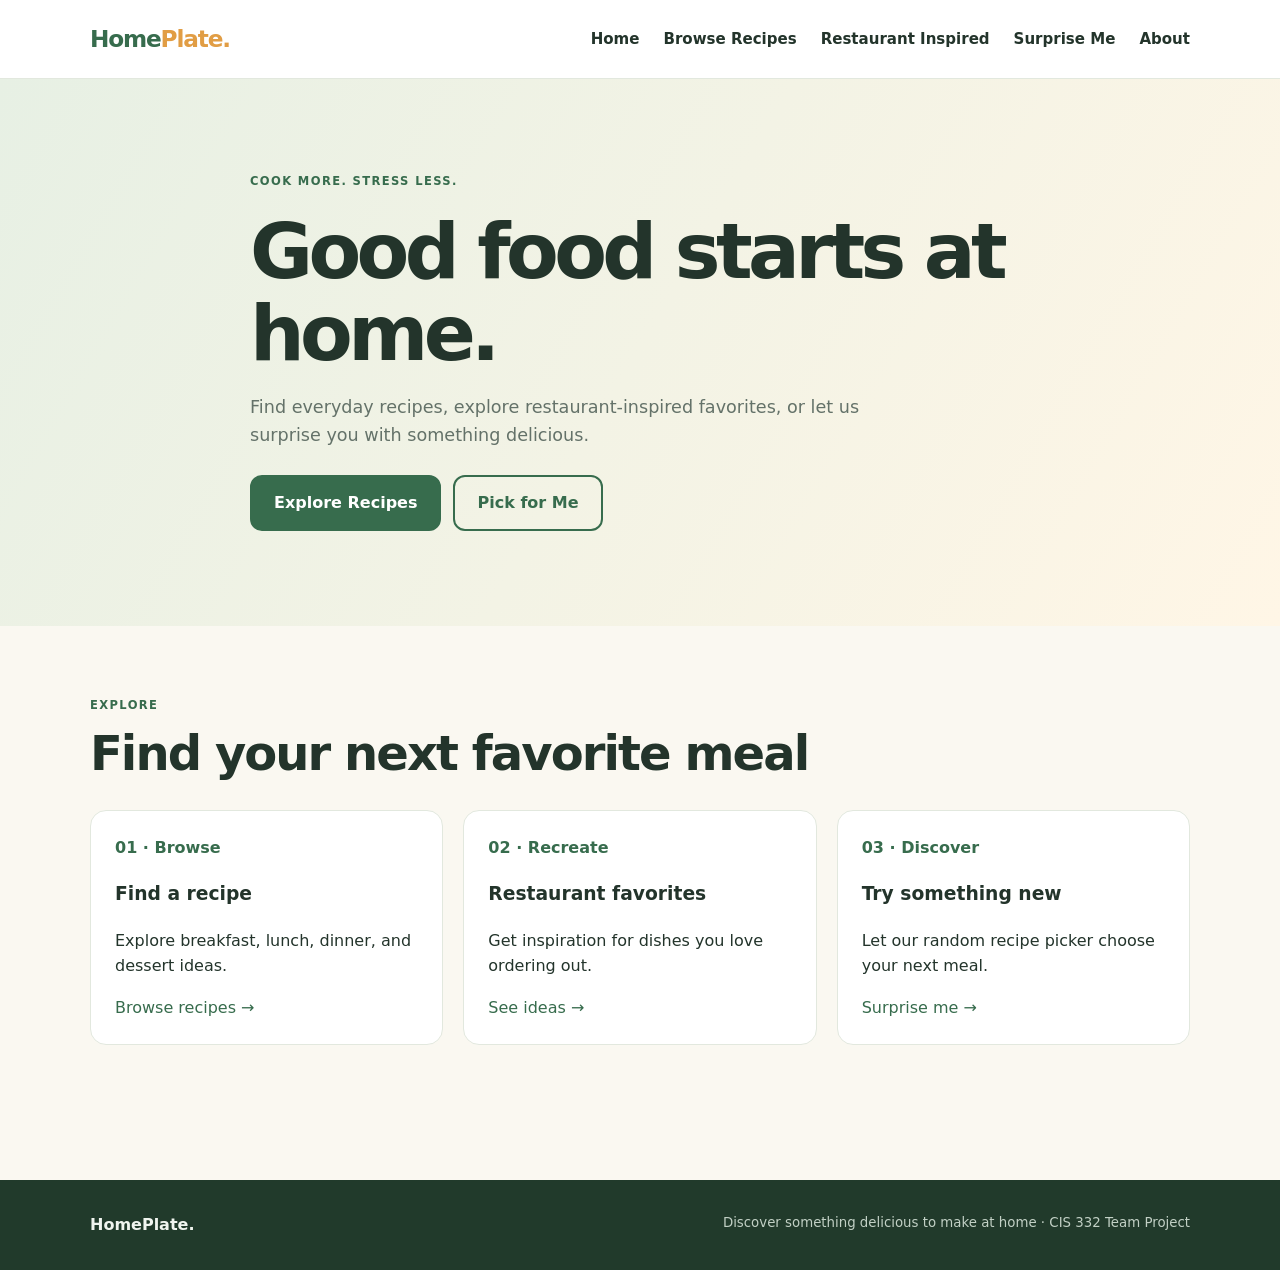
<file: index.html>
<!DOCTYPE html>
<html lang="en">

<head>
    <meta charset="UTF-8">
    <meta name="viewport" content="width=device-width, initial-scale=1">
    <meta name="description" content="HomePlate helps you discover easy homemade recipes and restaurant-inspired dishes.">

    <title>Home | HomePlate</title>

    <link rel="stylesheet" href="css/style.css">
</head>

<body>

    <!-- Header and Navigation -->
    <header class="site-header">
        <div class="container nav">

            <a class="logo" href="index.html">
                Home<span>Plate.</span>
            </a>

            <nav class="nav-links" aria-label="Main navigation">
                <a href="index.html">Home</a>
                <a href="pages/recipes.html">Browse Recipes</a>
                <a href="pages/restaurant.html">Restaurant Inspired</a>
                <a href="pages/random.html">Surprise Me</a>
                <a href="pages/about.html">About</a>
            </nav>

        </div>
    </header>

    <!-- Main Content -->
    <main>

        <!-- Hero Section -->
        <section class="hero">
            <div class="container hero-inner">

                <span class="eyebrow">
                    Cook more. Stress less.
                </span>

                <h1>Good food starts at home.</h1>

                <p>
                    Find everyday recipes, explore restaurant-inspired
                    favorites, or let us surprise you with something delicious.
                </p>

                <div class="actions">
                    <a class="button" href="pages/recipes.html">
                        Explore Recipes
                    </a>

                    <a class="button secondary" href="pages/random.html">
                        Pick for Me
                    </a>
                </div>

            </div>
        </section>

        <!-- Explore Section -->
        <section class="section">
            <div class="container">

                <div class="section-heading">
                    <span class="eyebrow">Explore</span>
                    <h2>Find your next favorite meal</h2>
                </div>

                <!-- Three Step Layout -->
                <div class="steps">

                    <!-- Step 1: Browse -->
                    <div class="step">
                        <strong>01 · Browse</strong>

                        <h3>Find a recipe</h3>

                        <p>
                            Explore breakfast, lunch, dinner,
                            and dessert ideas.
                        </p>

                        <a class="text-link" href="pages/recipes.html">
                            Browse recipes →
                        </a>
                    </div>

                    <!-- Step 2: Restaurant Favorites -->
                    <div class="step">
                        <strong>02 · Recreate</strong>

                        <h3>Restaurant favorites</h3>

                        <p>
                            Get inspiration for dishes you love
                            ordering out.
                        </p>

                        <a class="text-link" href="pages/restaurant.html">
                            See ideas →
                        </a>
                    </div>

                    <!-- Step 3: Random Recipe -->
                    <div class="step">
                        <strong>03 · Discover</strong>

                        <h3>Try something new</h3>

                        <p>
                            Let our random recipe picker choose
                            your next meal.
                        </p>

                        <a class="text-link" href="pages/random.html">
                            Surprise me →
                        </a>
                    </div>

                </div>
            </div>
        </section>

    </main>

    <!-- Footer -->
    <footer class="footer">
        <div class="container footer-inner">

            <strong>HomePlate.</strong>

            <small>
                Discover something delicious to make at home
                · CIS 332 Team Project
            </small>

        </div>
    </footer>

    <!-- JavaScript Files -->
    <script src="js/recipes.js"></script>
    <script src="js/main.js"></script>

</body>
</html>
</file>
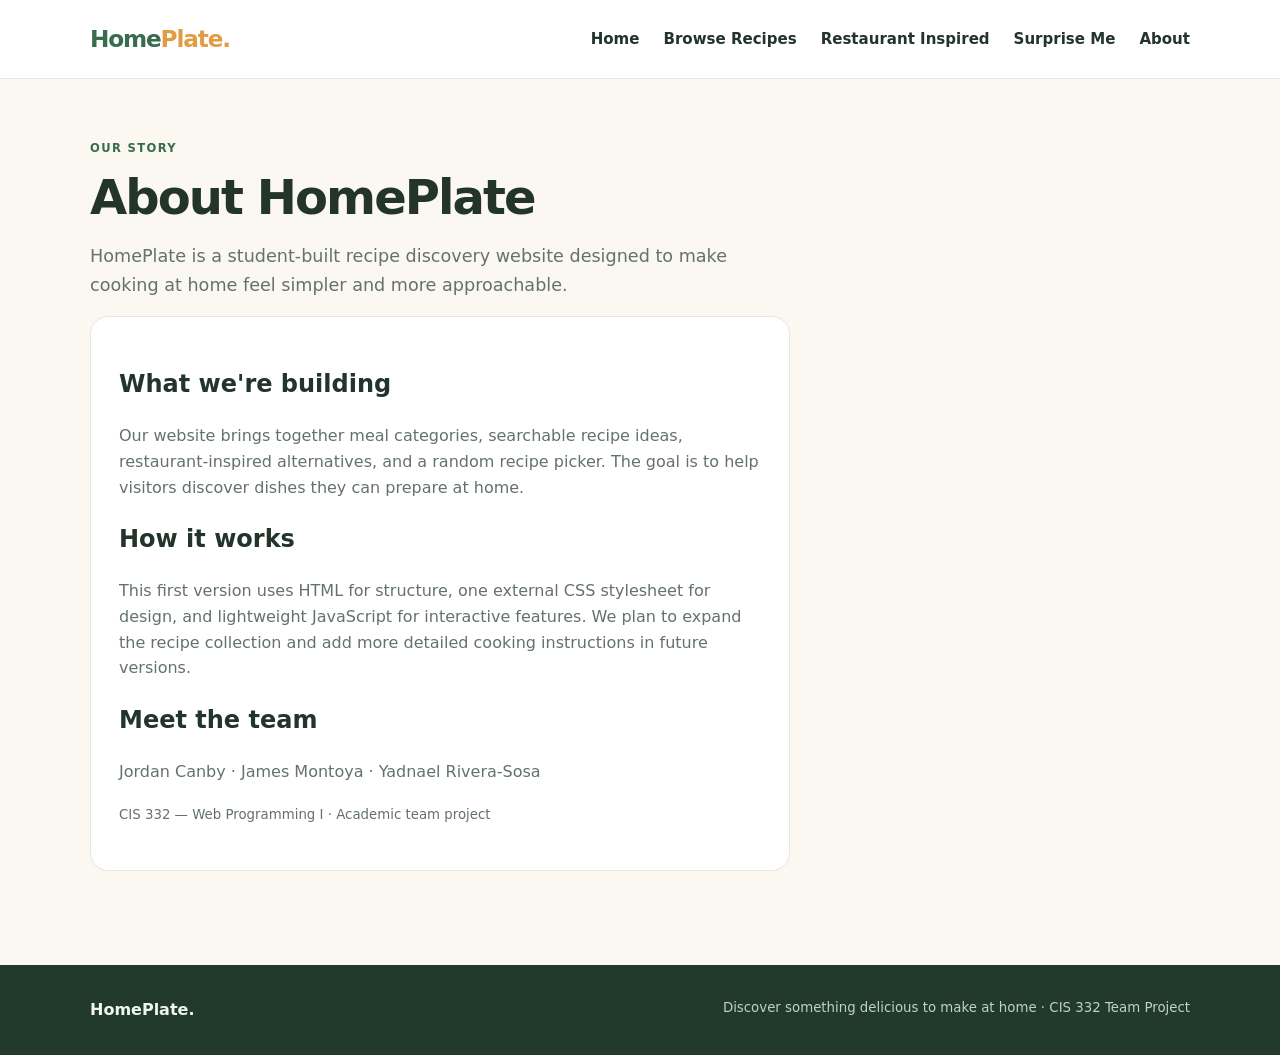
<file: pages/about.html>
<!DOCTYPE html><html lang="en"><head><meta charset="UTF-8"><meta name="viewport" content="width=device-width, initial-scale=1"><meta name="description" content="HomePlate helps you discover easy homemade recipes and restaurant-inspired dishes."><title>About | HomePlate</title><link rel="stylesheet" href="../css/style.css"></head><body><header class="site-header"><div class="container nav"><a class="logo" href="../index.html">Home<span>Plate.</span></a><nav class="nav-links" aria-label="Main navigation"><a href="../index.html">Home</a><a href="../pages/recipes.html">Browse Recipes</a><a href="../pages/restaurant.html">Restaurant Inspired</a><a href="../pages/random.html">Surprise Me</a><a href="../pages/about.html">About</a></nav></div></header><main><section class="page-head"><div class="container"><span class="eyebrow">Our story</span><h1 class="page-title">About HomePlate</h1><p class="intro">HomePlate is a student-built recipe discovery website designed to make cooking at home feel simpler and more approachable.</p><div class="feature"><h2>What we're building</h2><p>Our website brings together meal categories, searchable recipe ideas, restaurant-inspired alternatives, and a random recipe picker. The goal is to help visitors discover dishes they can prepare at home.</p><h2>How it works</h2><p>This first version uses HTML for structure, one external CSS stylesheet for design, and lightweight JavaScript for interactive features. We plan to expand the recipe collection and add more detailed cooking instructions in future versions.</p><h2>Meet the team</h2><p>Jordan Canby · James Montoya · Yadnael Rivera-Sosa</p><p><small>CIS 332 — Web Programming I · Academic team project</small></p></div></div></section></main><footer class="footer"><div class="container footer-inner"><strong>HomePlate.</strong><small>Discover something delicious to make at home · CIS 332 Team Project</small></div></footer><script src="../js/recipes.js"></script><script src="../js/main.js"></script></body></html>
</file>
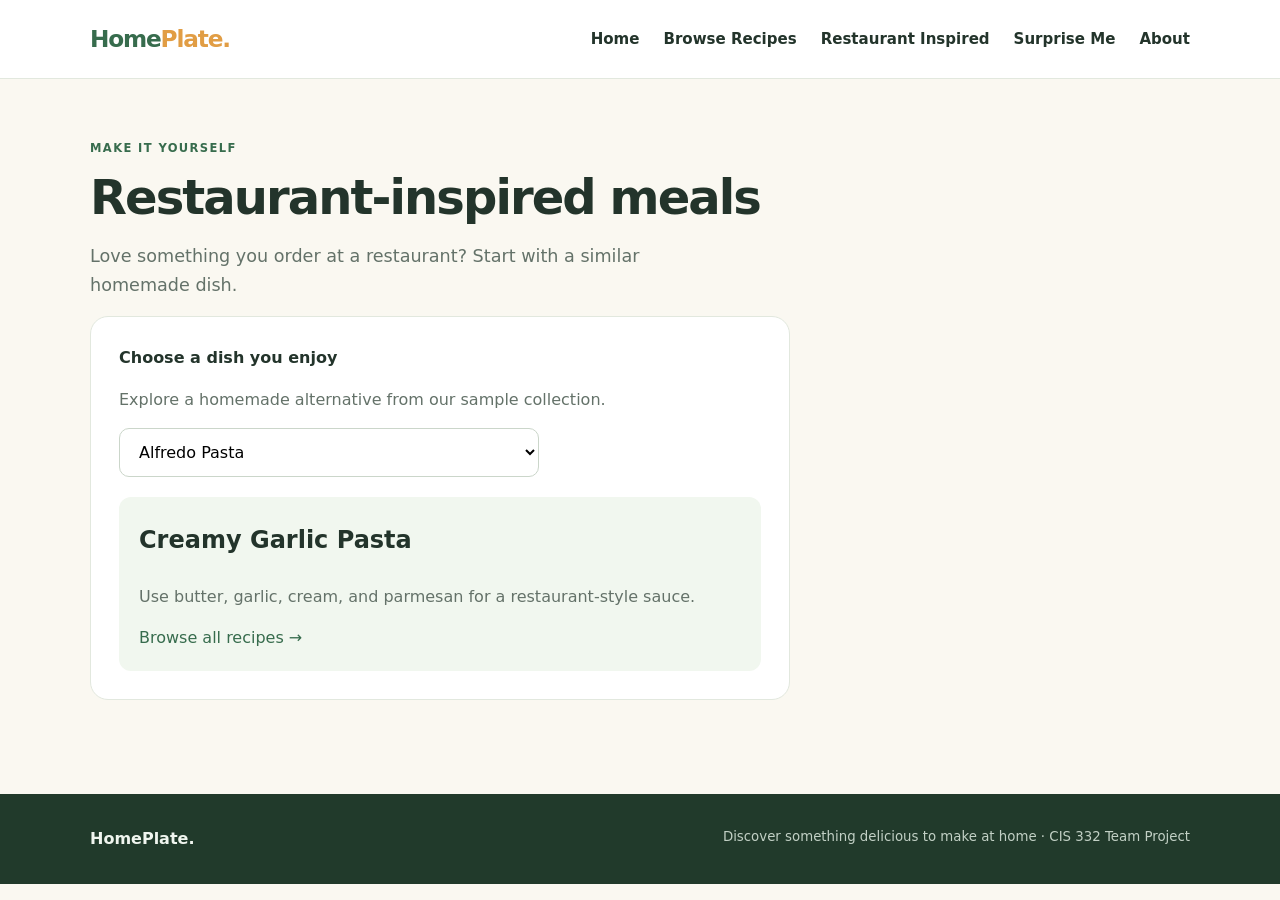
<file: pages/restaurant.html>
<!DOCTYPE html><html lang="en"><head><meta charset="UTF-8"><meta name="viewport" content="width=device-width, initial-scale=1"><meta name="description" content="HomePlate helps you discover easy homemade recipes and restaurant-inspired dishes."><title>Restaurant Inspired | HomePlate</title><link rel="stylesheet" href="../css/style.css"></head><body><header class="site-header"><div class="container nav"><a class="logo" href="../index.html">Home<span>Plate.</span></a><nav class="nav-links" aria-label="Main navigation"><a href="../index.html">Home</a><a href="../pages/recipes.html">Browse Recipes</a><a href="../pages/restaurant.html">Restaurant Inspired</a><a href="../pages/random.html">Surprise Me</a><a href="../pages/about.html">About</a></nav></div></header><main><section class="page-head"><div class="container"><span class="eyebrow">Make it yourself</span><h1 class="page-title">Restaurant-inspired meals</h1><p class="intro">Love something you order at a restaurant? Start with a similar homemade dish.</p><div class="feature"><label for="restaurant-dish"><strong>Choose a dish you enjoy</strong></label><p>Explore a homemade alternative from our sample collection.</p><select id="restaurant-dish"><option>Alfredo Pasta</option><option>Chicken Rice Bowl</option><option>Loaded Tacos</option></select><div id="restaurant-result" class="feature-result" aria-live="polite"></div></div></div></section></main><footer class="footer"><div class="container footer-inner"><strong>HomePlate.</strong><small>Discover something delicious to make at home · CIS 332 Team Project</small></div></footer><script src="../js/recipes.js"></script><script src="../js/main.js"></script></body></html>
</file>
<file: css/style.css>
/* Shared styles for the entire site */

:root {
    --ink: #23342b;
    --green: #376c4d;
    --cream: #faf8f1;
    --paper: #fff;
    --muted: #647269;
    --line: #e2e8de;
    --gold: #e6ad61;
}

* {
    box-sizing: border-box;
}

body {
    margin: 0;
    font-family: system-ui, -apple-system, Segoe UI, Arial, sans-serif;
    background: var(--cream);
    color: var(--ink);
    line-height: 1.6;
}

a {
    color: inherit;
    text-decoration: none;
}

img {
    display: block;
    width: 100%;
    object-fit: cover;
}

.container {
    width: min(1100px, calc(100% - 40px));
    margin: auto;
}

/* Header and Navigation */

.site-header {
    background: #fff;
    border-bottom: 1px solid var(--line);
}

.nav {
    display: flex;
    justify-content: space-between;
    align-items: center;
    gap: 20px;
    min-height: 78px;
}

.logo {
    font-size: 1.45rem;
    font-weight: 850;
    letter-spacing: -.05em;
    color: var(--green);
}

.logo span {
    color: #e19d44;
}

.nav-links {
    display: flex;
    gap: 24px;
    flex-wrap: wrap;
    font-size: .94rem;
    font-weight: 600;
}

.nav-links a:hover,
.text-link {
    color: var(--green);
}

/* Hero Section */

.hero {
    padding: 88px 0 95px;
    background: linear-gradient(120deg, #e7f0e4, #fff6e6);
}

.hero-inner {
    max-width: 780px;
}

.eyebrow {
    text-transform: uppercase;
    letter-spacing: .12em;
    color: var(--green);
    font-weight: 800;
    font-size: .72rem;
}

.hero h1 {
    font-size: clamp(2.5rem, 6vw, 4.8rem);
    line-height: 1.07;
    letter-spacing: -.06em;
    margin: 18px 0;
}

.hero p,
.intro {
    font-size: 1.1rem;
    color: var(--muted);
    max-width: 650px;
}

/* Buttons */

.actions {
    display: flex;
    gap: 12px;
    flex-wrap: wrap;
    margin-top: 26px;
}

.button {
    display: inline-block;
    background: var(--green);
    color: #fff;
    padding: 13px 22px;
    border-radius: 12px;
    border: 2px solid var(--green);
    font: inherit;
    font-weight: 750;
    cursor: pointer;
}

.button:hover {
    background: #27583b;
}

.button.secondary {
    background: transparent;
    color: var(--green);
}

/* Sections and Headings */

.section {
    padding: 65px 0;
}

.section h2,
.page-title {
    font-size: clamp(2rem, 4vw, 3rem);
    letter-spacing: -.04em;
    line-height: 1.15;
    margin: 10px 0 16px;
}

.section-heading {
    margin-bottom: 28px;
}

/* Recipe Grid */

.recipe-grid {
    display: grid;
    grid-template-columns: repeat(3, minmax(0, 1fr));
    gap: 24px;
}

.recipe-card {
    overflow: hidden;
    border-radius: 18px;
    background: #fff;
    box-shadow: 0 5px 24px #20352912;
    border: 1px solid var(--line);
}

.recipe-card img {
    height: 205px;
}

.recipe-body {
    padding: 20px;
}

.recipe-body h3 {
    margin: 8px 0;
    font-size: 1.25rem;
}

.recipe-body p {
    color: var(--muted);
    font-size: .93rem;
    min-height: 48px;
}

.pill {
    display: inline-block;
    background: #edf4ec;
    color: var(--green);
    padding: 4px 12px;
    border-radius: 30px;
    font-size: .8rem;
    font-weight: 750;
}

/* Page Header */

.page-head {
    padding: 55px 0 24px;
}

/* Search and Filters */

.filters {
    display: flex;
    gap: 12px;
    flex-wrap: wrap;
    margin: 25px 0 30px;
}

input,
select {
    border: 1px solid #cbd6ca;
    background: white;
    border-radius: 10px;
    padding: 13px 15px;
    font: inherit;
    min-width: 200px;
}

input {
    flex: 1;
}

/* Featured Recipe Section */

.feature {
    background: white;
    border: 1px solid var(--line);
    padding: 28px;
    border-radius: 18px;
    max-width: 700px;
}

.feature h3 {
    font-size: 1.5rem;
    margin-top: 4px;
}

.feature p {
    color: var(--muted);
}

.feature select {
    width: 100%;
    max-width: 420px;
}

.feature-result {
    background: #f1f7ef;
    border-radius: 12px;
    padding: 20px;
    margin-top: 20px;
}

.random-card {
    max-width: 360px;
    margin-top: 25px;
}

/* How It Works Steps */

.steps {
    display: grid;
    grid-template-columns: repeat(3, 1fr);
    gap: 20px;
}

.step {
    background: #fff;
    border: 1px solid var(--line);
    padding: 24px;
    border-radius: 16px;
}

.step strong {
    color: var(--green);
}

/* Footer */

.footer {
    margin-top: 70px;
    background: #213a2b;
    color: #f0f5ef;
    padding: 32px 0;
}

.footer-inner {
    display: flex;
    justify-content: space-between;
    gap: 18px;
    flex-wrap: wrap;
}

.footer small {
    color: #c2d0c5;
}

/* Tablet Responsive Design */

@media (max-width: 760px) {
    .nav {
        align-items: flex-start;
        flex-direction: column;
        padding: 17px 0;
    }

    .nav-links {
        gap: 13px;
        font-size: .85rem;
    }

    .recipe-grid,
    .steps {
        grid-template-columns: 1fr 1fr;
    }

    .hero {
        padding: 60px 0;
    }
}

/* Mobile Responsive Design */

@media (max-width: 520px) {
    .recipe-grid,
    .steps {
        grid-template-columns: 1fr;
    }

    .filters > * {
        width: 100%;
    }

    .section {
        padding: 42px 0;
    }
}
</file>
